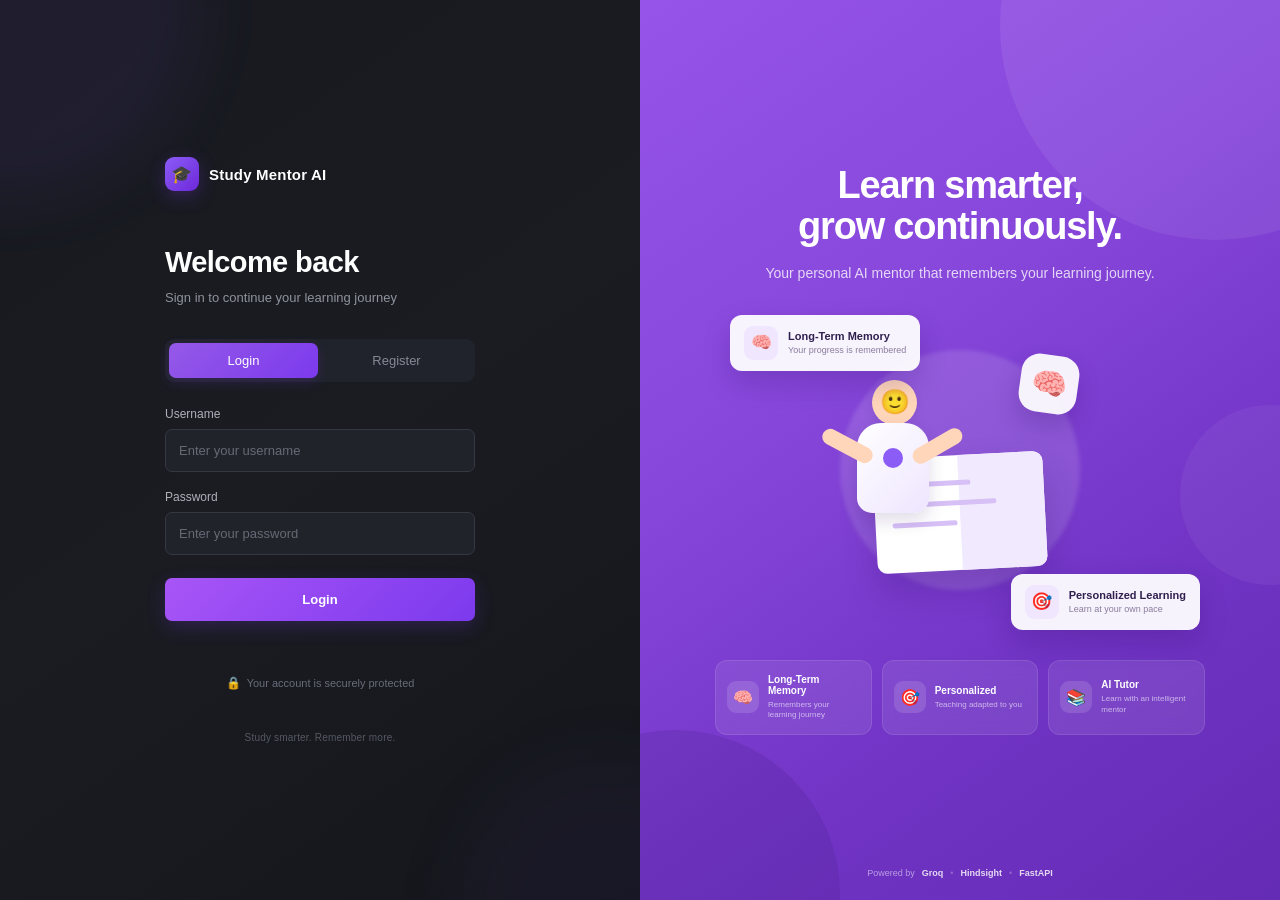
<file: frontend/dashboard.html>
<!DOCTYPE html>
<html lang="en">

<head>

    <meta charset="UTF-8">

    <meta
        name="viewport"
        content="width=device-width, initial-scale=1.0"
    >

    <title>Dashboard | Study Mentor AI</title>

    <link
        rel="stylesheet"
        href="dashboard.css"
    >

</head>


<body>


<!-- =====================================================
     APP
===================================================== -->

<div class="app">


    <!-- =================================================
         SIDEBAR
    ================================================== -->

    <aside class="sidebar" id="sidebar">


        <!-- Logo -->

        <div class="brand">

            <div class="brand-icon">
                🧠
            </div>

            <div class="brand-text">

                <div class="brand-title">
                    Study Mentor
                </div>

                <div class="brand-subtitle">
                    AI Learning Platform
                </div>

            </div>

        </div>


        <!-- Navigation -->

        <nav class="navigation">


            <a
                href="dashboard.html"
                class="nav-item active"
            >

                <span class="nav-icon">
                    📊
                </span>

                <span>
                    Dashboard
                </span>

            </a>


            <a
                href="chat.html"
                class="nav-item"
            >

                <span class="nav-icon">
                    💬
                </span>

                <span>
                    AI Tutor
                </span>

            </a>


            <a
                href="chat.html"
                class="nav-item"
                onclick="openMemoriesFromDashboard(event)"
            >

                <span class="nav-icon">
                    🧠
                </span>

                <span>
                    Memories
                </span>

            </a>


            <a
                href="#progress"
                class="nav-item"
            >

                <span class="nav-icon">
                    📈
                </span>

                <span>
                    Progress
                </span>

            </a>


            <a
                href="profile.html"
                class="nav-item"
            >

                <span class="nav-icon">
                    👤
                </span>

                <span>
                    My Profile
                </span>

            </a>


        </nav>


        <!-- Sidebar bottom -->

        <div class="sidebar-bottom">


            <div class="ai-status">

                <span class="status-dot"></span>

                <div>

                    <strong>
                        AI Mentor Online
                    </strong>

                    <small>
                        Ready to help you
                    </small>

                </div>

            </div>


            <button
                class="logout-sidebar"
                onclick="logout()"
            >

                🚪 Logout

            </button>


        </div>


    </aside>



    <!-- =================================================
         MAIN CONTENT
    ================================================== -->

    <main class="main-content">


        <!-- =============================================
             TOP BAR
        ============================================== -->

        <header class="topbar">


            <button
                class="mobile-menu"
                onclick="toggleSidebar()"
                aria-label="Open menu"
            >
                ☰
            </button>


            <div class="page-heading">

                <span class="page-label">
                    STUDY OVERVIEW
                </span>

                <h1>
                    Dashboard
                </h1>

            </div>


            <div class="topbar-actions">


                <div class="user-badge">

                    <div
                        class="avatar"
                        id="user-avatar"
                    >
                        S
                    </div>

                    <div class="user-info">

                        <strong id="username">
                            Student
                        </strong>

                        <span>
                            Learner
                        </span>

                    </div>

                </div>


                <a
                    href="profile.html"
                    class="profile-button"
                >
                    ⚙️
                </a>


            </div>


        </header>



        <!-- =============================================
             DASHBOARD BODY
        ============================================== -->

        <section class="dashboard-content">


            <!-- =========================================
                 WELCOME CARD
            ========================================== -->

            <section class="welcome-card">


                <div class="welcome-content">

                    <span class="welcome-tag">
                        ✨ PERSONALIZED LEARNING
                    </span>

                    <h2>
                        Welcome back,
                        <span id="welcome-name">
                            Student
                        </span>!
                    </h2>

                    <p id="welcome-message">

                        Your AI study mentor is ready to
                        continue helping you learn.

                    </p>


                    <a
                        href="chat.html"
                        class="start-learning-button"
                    >

                        <span>
                            💬
                        </span>

                        Continue Learning

                        <span>
                            →
                        </span>

                    </a>

                </div>


                <div class="welcome-illustration">

                    <div class="orb orb-one"></div>

                    <div class="orb orb-two"></div>

                    <div class="brain">

                        🧠

                    </div>

                    <div class="floating-card card-one">
                        📚
                    </div>

                    <div class="floating-card card-two">
                        💡
                    </div>

                    <div class="floating-card card-three">
                        🎯
                    </div>

                </div>


            </section>



            <!-- =========================================
                 QUICK STATS
            ========================================== -->

            <section class="stats-grid">


                <div class="stat-card">

                    <div class="stat-icon purple">
                        📚
                    </div>

                    <div class="stat-content">

                        <span>
                            Topics Studied
                        </span>

                        <strong id="topics-count">
                            0
                        </strong>

                    </div>

                    <span class="stat-arrow">
                        →
                    </span>

                </div>



                <div class="stat-card">

                    <div class="stat-icon blue">
                        🎯
                    </div>

                    <div class="stat-content">

                        <span>
                            Study Goals
                        </span>

                        <strong id="goals-count">
                            0
                        </strong>

                    </div>

                    <span class="stat-arrow">
                        →
                    </span>

                </div>



                <div class="stat-card">

                    <div class="stat-icon green">
                        🧠
                    </div>

                    <div class="stat-content">

                        <span>
                            Memories
                        </span>

                        <strong id="memory-count">
                            0
                        </strong>

                    </div>

                    <span class="stat-arrow">
                        →
                    </span>

                </div>



                <div class="stat-card">

                    <div class="stat-icon orange">
                        💬
                    </div>

                    <div class="stat-content">

                        <span>
                            Questions Asked
                        </span>

                        <strong id="question-count">
                            0
                        </strong>

                    </div>

                    <span class="stat-arrow">
                        →
                    </span>

                </div>


            </section>



            <!-- =========================================
                 TWO COLUMN AREA
            ========================================== -->

            <div class="dashboard-grid">


                <!-- =====================================
                     LEFT COLUMN
                ====================================== -->

                <div class="dashboard-left">


                    <!-- =================================
                         CURRENT LEARNING
                    ================================== -->

                    <section class="panel current-learning-panel">


                        <div class="panel-header">

                            <div>

                                <span class="panel-label">
                                    FOCUS
                                </span>

                                <h3>
                                    Current Learning
                                </h3>

                            </div>

                            <span class="panel-icon">
                                🎓
                            </span>

                        </div>


                        <div
                            class="learning-content"
                            id="current-learning-content"
                        >

                            <div class="empty-learning">

                                <div>
                                    📖
                                </div>

                                <h4>
                                    Your learning journey
                                </h4>

                                <p>
                                    Add your current learning
                                    topics in your profile.
                                </p>

                                <a href="profile.html">
                                    Update Profile →
                                </a>

                            </div>

                        </div>


                    </section>



                    <!-- =================================
                         SUBJECT PROGRESS
                    ================================== -->

                    <section
                        class="panel progress-panel"
                        id="progress"
                    >


                        <div class="panel-header">

                            <div>

                                <span class="panel-label">
                                    PROGRESS
                                </span>

                                <h3>
                                    Subject Progress
                                </h3>

                            </div>

                            <span class="panel-icon">
                                📈
                            </span>

                        </div>


                        <div
                            class="subject-list"
                            id="subject-list"
                        >

                            <div class="progress-empty">

                                <span>
                                    📊
                                </span>

                                <p>
                                    Subject progress will appear
                                    here as you learn.
                                </p>

                            </div>

                        </div>


                    </section>



                </div>



                <!-- =====================================
                     RIGHT COLUMN
                ====================================== -->

                <div class="dashboard-right">


                    <!-- =================================
                         PROFILE SNAPSHOT
                    ================================== -->

                    <section class="panel profile-snapshot">


                        <div class="panel-header">

                            <div>

                                <span class="panel-label">
                                    ABOUT YOU
                                </span>

                                <h3>
                                    Learning Profile
                                </h3>

                            </div>

                            <a
                                href="profile.html"
                                class="view-link"
                            >
                                Edit
                            </a>

                        </div>


                        <div class="profile-items">


                            <div class="profile-item">

                                <div class="profile-item-icon">
                                    📚
                                </div>

                                <div>

                                    <span>
                                        Learning Style
                                    </span>

                                    <strong
                                        id="learning-style"
                                    >
                                        Not set
                                    </strong>

                                </div>

                            </div>


                            <div class="profile-item">

                                <div class="profile-item-icon">
                                    🎯
                                </div>

                                <div>

                                    <span>
                                        Career Goal
                                    </span>

                                    <strong
                                        id="career-goal"
                                    >
                                        Not set
                                    </strong>

                                </div>

                            </div>


                            <div class="profile-item">

                                <div class="profile-item-icon">
                                    💻
                                </div>

                                <div>

                                    <span>
                                        Programming Skills
                                    </span>

                                    <strong
                                        id="programming-skills"
                                    >
                                        Not set
                                    </strong>

                                </div>

                            </div>


                        </div>


                    </section>



                    <!-- =================================
                         WEAK AREAS
                    ================================== -->

                    <section class="panel weak-areas-panel">


                        <div class="panel-header">

                            <div>

                                <span class="panel-label">
                                    FOCUS AREAS
                                </span>

                                <h3>
                                    Areas to Improve
                                </h3>

                            </div>

                            <span class="panel-icon">
                                🔍
                            </span>

                        </div>


                        <div
                            class="weak-subjects"
                            id="weak-subjects"
                        >

                            <div class="weak-empty">

                                <span>
                                    🌱
                                </span>

                                <p>
                                    Add your weak subjects in
                                    your profile to get
                                    personalized guidance.
                                </p>

                            </div>

                        </div>


                    </section>



                    <!-- =================================
                         QUICK ACTIONS
                    ================================== -->

                    <section class="panel quick-actions-panel">


                        <div class="panel-header">

                            <div>

                                <span class="panel-label">
                                    QUICK ACTIONS
                                </span>

                                <h3>
                                    Keep Learning
                                </h3>

                            </div>

                        </div>


                        <div class="quick-actions">


                            <a
                                href="chat.html"
                                class="quick-action"
                            >

                                <span class="quick-action-icon">
                                    💬
                                </span>

                                <div>

                                    <strong>
                                        Ask AI Mentor
                                    </strong>

                                    <small>
                                        Get help with any topic
                                    </small>

                                </div>

                                <span>
                                    →
                                </span>

                            </a>


                            <a
                                href="profile.html"
                                class="quick-action"
                            >

                                <span class="quick-action-icon">
                                    👤
                                </span>

                                <div>

                                    <strong>
                                        Update Profile
                                    </strong>

                                    <small>
                                        Improve personalization
                                    </small>

                                </div>

                                <span>
                                    →
                                </span>

                            </a>


                        </div>


                    </section>


                </div>


            </div>



            <!-- =========================================
                 RECENT ACTIVITY
            ========================================== -->

            <section class="panel activity-panel">


                <div class="panel-header">

                    <div>

                        <span class="panel-label">
                            ACTIVITY
                        </span>

                        <h3>
                            Recent Learning Activity
                        </h3>

                    </div>

                    <span class="panel-icon">
                        🕒
                    </span>

                </div>


                <div
                    class="activity-list"
                    id="activity-list"
                >

                    <div class="activity-empty">

                        <div class="activity-empty-icon">
                            📖
                        </div>

                        <div>

                            <strong>
                                Your learning activity will
                                appear here
                            </strong>

                            <p>
                                Start chatting with your AI
                                mentor to build your activity
                                history.
                            </p>

                        </div>

                    </div>

                </div>


            </section>



        </section>


    </main>


</div>



<!-- =====================================================
     OVERLAY FOR MOBILE SIDEBAR
===================================================== -->

<div
    class="sidebar-overlay"
    id="sidebar-overlay"
    onclick="toggleSidebar()"
></div>



<!-- =====================================================
     DASHBOARD JAVASCRIPT
===================================================== -->
<script src="config.js"></script>

<script src="dashboard.js">  
</script>


</body>

</html>
</file>
<file: frontend/dashboard.css>
/* =========================================================
   STUDY MENTOR AI — DASHBOARD
   ========================================================= */


/* =========================================================
   ROOT
   ========================================================= */

:root {

    --primary: #6d5dfc;
    --primary-dark: #5848e8;
    --primary-light: #eeeaff;

    --blue: #3b82f6;
    --blue-light: #eaf3ff;

    --green: #10b981;
    --green-light: #e9fbf4;

    --orange: #f59e0b;
    --orange-light: #fff7e6;

    --background: #f7f8fc;
    --surface: #ffffff;

    --text-primary: #171725;
    --text-secondary: #6f7180;
    --text-muted: #9a9cab;

    --border: #ececf3;

    --shadow:
        0 10px 30px rgba(30, 25, 80, 0.06);

    --shadow-hover:
        0 16px 35px rgba(30, 25, 80, 0.10);

    --sidebar-width: 250px;

    --radius: 18px;

}


/* =========================================================
   RESET
   ========================================================= */

* {

    margin: 0;

    padding: 0;

    box-sizing: border-box;

}


html {

    scroll-behavior: smooth;

}


body {

    font-family:
        Inter,
        -apple-system,
        BlinkMacSystemFont,
        "Segoe UI",
        Roboto,
        Arial,
        sans-serif;

    background:
        var(--background);

    color:
        var(--text-primary);

    min-height: 100vh;

}


a {

    text-decoration: none;

    color: inherit;

}


button {

    font-family: inherit;

}


/* =========================================================
   APP
   ========================================================= */

.app {

    min-height: 100vh;

    display: flex;

}


/* =========================================================
   SIDEBAR
   ========================================================= */

.sidebar {

    width:
        var(--sidebar-width);

    height: 100vh;

    position: fixed;

    left: 0;

    top: 0;

    z-index: 100;

    background:
        #ffffff;

    border-right:
        1px solid var(--border);

    display: flex;

    flex-direction: column;

    padding:
        24px 16px;

}


/* =========================================================
   BRAND
   ========================================================= */

.brand {

    display: flex;

    align-items: center;

    gap: 12px;

    padding:
        4px 8px 28px;

}


.brand-icon {

    width: 42px;

    height: 42px;

    border-radius: 13px;

    background:
        linear-gradient(
            135deg,
            #7c6cff,
            #5746e8
        );

    display: flex;

    align-items: center;

    justify-content: center;

    font-size: 21px;

    box-shadow:
        0 7px 18px rgba(
            109,
            93,
            252,
            0.24
        );

}


.brand-title {

    font-size: 17px;

    font-weight: 750;

    letter-spacing: -0.3px;

}


.brand-subtitle {

    margin-top: 2px;

    font-size: 10px;

    color:
        var(--text-muted);

    letter-spacing: 0.2px;

}


/* =========================================================
   NAVIGATION
   ========================================================= */

.navigation {

    display: flex;

    flex-direction: column;

    gap: 6px;

}


.nav-item {

    height: 48px;

    padding:
        0 13px;

    border-radius: 12px;

    display: flex;

    align-items: center;

    gap: 13px;

    color:
        var(--text-secondary);

    font-size: 14px;

    font-weight: 600;

    transition:
        0.2s ease;

}


.nav-item:hover {

    background:
        #f5f4ff;

    color:
        var(--primary);

    transform:
        translateX(2px);

}


.nav-item.active {

    color:
        var(--primary);

    background:
        var(--primary-light);

}


.nav-icon {

    width: 24px;

    text-align: center;

    font-size: 17px;

}


/* =========================================================
   SIDEBAR BOTTOM
   ========================================================= */

.sidebar-bottom {

    margin-top: auto;

}


.ai-status {

    display: flex;

    align-items: center;

    gap: 10px;

    padding:
        13px;

    margin-bottom: 12px;

    border-radius: 13px;

    background:
        #f8f8fc;

}


.status-dot {

    width: 9px;

    height: 9px;

    flex-shrink: 0;

    border-radius: 50%;

    background:
        var(--green);

    box-shadow:
        0 0 0 4px
        rgba(
            16,
            185,
            129,
            0.10
        );

}


.ai-status strong {

    display: block;

    font-size: 11px;

    font-weight: 700;

}


.ai-status small {

    display: block;

    margin-top: 2px;

    color:
        var(--text-muted);

    font-size: 10px;

}


.logout-sidebar {

    width: 100%;

    height: 43px;

    border: 0;

    border-radius: 11px;

    background:
        #fff1f2;

    color:
        #e11d48;

    cursor: pointer;

    font-weight: 650;

    transition:
        0.2s ease;

}


.logout-sidebar:hover {

    background:
        #ffe4e6;

}


/* =========================================================
   MAIN CONTENT
   ========================================================= */

.main-content {

    width:
        calc(100% - var(--sidebar-width));

    margin-left:
        var(--sidebar-width);

    min-height: 100vh;

}


/* =========================================================
   TOP BAR
   ========================================================= */

.topbar {

    height: 82px;

    padding:
        0 36px;

    display: flex;

    align-items: center;

    justify-content: space-between;

    background:
        rgba(
            247,
            248,
            252,
            0.88
        );

    border-bottom:
        1px solid rgba(
            236,
            236,
            243,
            0.8
        );

    position: sticky;

    top: 0;

    z-index: 50;

    backdrop-filter:
        blur(14px);

}


.page-label {

    display: block;

    color:
        var(--primary);

    font-size: 9px;

    font-weight: 800;

    letter-spacing: 1.4px;

    margin-bottom: 3px;

}


.page-heading h1 {

    font-size: 25px;

    line-height: 1;

    letter-spacing: -0.7px;

}


.topbar-actions {

    display: flex;

    align-items: center;

    gap: 14px;

}


.user-badge {

    display: flex;

    align-items: center;

    gap: 10px;

}


.avatar {

    width: 38px;

    height: 38px;

    border-radius: 12px;

    background:
        linear-gradient(
            135deg,
            #796aff,
            #5543e4
        );

    color:
        white;

    display: flex;

    align-items: center;

    justify-content: center;

    font-size: 14px;

    font-weight: 750;

}


.user-info strong {

    display: block;

    max-width: 130px;

    overflow: hidden;

    text-overflow: ellipsis;

    white-space: nowrap;

    font-size: 12px;

}


.user-info span {

    display: block;

    margin-top: 2px;

    font-size: 10px;

    color:
        var(--text-muted);

}


.profile-button {

    width: 38px;

    height: 38px;

    border-radius: 11px;

    background:
        white;

    border:
        1px solid var(--border);

    display: flex;

    align-items: center;

    justify-content: center;

    font-size: 15px;

    transition:
        0.2s ease;

}


.profile-button:hover {

    border-color:
        #d9d4ff;

    background:
        var(--primary-light);

    transform:
        translateY(-1px);

}


/* =========================================================
   MOBILE MENU
   ========================================================= */

.mobile-menu {

    display: none;

    border: 0;

    background: transparent;

    font-size: 22px;

    cursor: pointer;

}


/* =========================================================
   DASHBOARD CONTENT
   ========================================================= */

.dashboard-content {

    max-width:
        1450px;

    margin:
        0 auto;

    padding:
        30px 36px 60px;

}


/* =========================================================
   WELCOME CARD
   ========================================================= */

.welcome-card {

    min-height: 235px;

    position: relative;

    overflow: hidden;

    border-radius:
        24px;

    padding:
        36px 42px;

    display: flex;

    align-items: center;

    justify-content: space-between;

    background:
        linear-gradient(
            120deg,
            #6352ef 0%,
            #7567f6 55%,
            #8578ff 100%
        );

    color:
        white;

    box-shadow:
        0 18px 45px
        rgba(
            98,
            80,
            239,
            0.22
        );

}


.welcome-card::before {

    content: "";

    position: absolute;

    width: 330px;

    height: 330px;

    border-radius: 50%;

    right: 130px;

    top: -210px;

    background:
        rgba(
            255,
            255,
            255,
            0.07
        );

}


.welcome-card::after {

    content: "";

    position: absolute;

    width: 250px;

    height: 250px;

    border-radius: 50%;

    right: -80px;

    bottom: -140px;

    background:
        rgba(
            255,
            255,
            255,
            0.07
        );

}


.welcome-content {

    position: relative;

    z-index: 2;

    max-width: 600px;

}


.welcome-tag {

    display: inline-block;

    padding:
        6px 10px;

    border-radius: 20px;

    background:
        rgba(
            255,
            255,
            255,
            0.13
        );

    border:
        1px solid
        rgba(
            255,
            255,
            255,
            0.14
        );

    font-size: 9px;

    font-weight: 800;

    letter-spacing: 1px;

}


.welcome-content h2 {

    margin-top: 15px;

    font-size: 32px;

    line-height: 1.15;

    letter-spacing: -1px;

}


.welcome-content p {

    max-width: 570px;

    margin-top: 10px;

    color:
        rgba(
            255,
            255,
            255,
            0.80
        );

    font-size: 13px;

    line-height: 1.6;

}


.start-learning-button {

    display: inline-flex;

    align-items: center;

    gap: 10px;

    margin-top: 21px;

    padding:
        11px 17px;

    border-radius: 11px;

    background:
        white;

    color:
        var(--primary-dark);

    font-size: 12px;

    font-weight: 750;

    box-shadow:
        0 7px 20px
        rgba(
            40,
            30,
            100,
            0.15
        );

    transition:
        0.2s ease;

}


.start-learning-button:hover {

    transform:
        translateY(-2px);

    box-shadow:
        0 10px 25px
        rgba(
            40,
            30,
            100,
            0.20
        );

}


.welcome-illustration {

    width: 300px;

    height: 220px;

    position: relative;

    z-index: 1;

}


.brain {

    position: absolute;

    width: 110px;

    height: 110px;

    border-radius: 30px;

    right: 85px;

    top: 47px;

    display: flex;

    align-items: center;

    justify-content: center;

    font-size: 55px;

    background:
        rgba(
            255,
            255,
            255,
            0.13
        );

    border:
        1px solid
        rgba(
            255,
            255,
            255,
            0.18
        );

    box-shadow:
        0 15px 45px
        rgba(
            40,
            25,
            120,
            0.18
        );

    backdrop-filter:
        blur(8px);

}


.orb {

    position: absolute;

    border-radius: 50%;

    background:
        rgba(
            255,
            255,
            255,
            0.08
        );

}


.orb-one {

    width: 90px;

    height: 90px;

    right: 10px;

    top: 15px;

}


.orb-two {

    width: 55px;

    height: 55px;

    left: 28px;

    bottom: 10px;

}


.floating-card {

    position: absolute;

    width: 42px;

    height: 42px;

    border-radius: 13px;

    display: flex;

    align-items: center;

    justify-content: center;

    background:
        rgba(
            255,
            255,
            255,
            0.15
        );

    border:
        1px solid
        rgba(
            255,
            255,
            255,
            0.18
        );

    backdrop-filter:
        blur(8px);

    font-size: 17px;

}


.card-one {

    top: 30px;

    right: 20px;

    transform:
        rotate(8deg);

}


.card-two {

    left: 45px;

    top: 105px;

    transform:
        rotate(-9deg);

}


.card-three {

    right: 30px;

    bottom: 18px;

    transform:
        rotate(-7deg);

}


/* =========================================================
   STATS GRID
   ========================================================= */

.stats-grid {

    display: grid;

    grid-template-columns:
        repeat(
            4,
            1fr
        );

    gap: 16px;

    margin-top: 20px;

}


.stat-card {

    min-height: 102px;

    padding:
        18px;

    display: flex;

    align-items: center;

    gap: 13px;

    background:
        var(--surface);

    border:
        1px solid var(--border);

    border-radius:
        var(--radius);

    box-shadow:
        var(--shadow);

    transition:
        0.2s ease;

}


.stat-card:hover {

    transform:
        translateY(-3px);

    box-shadow:
        var(--shadow-hover);

}


.stat-icon {

    width: 43px;

    height: 43px;

    flex-shrink: 0;

    border-radius: 13px;

    display: flex;

    align-items: center;

    justify-content: center;

    font-size: 19px;

}


.stat-icon.purple {

    background:
        var(--primary-light);

}


.stat-icon.blue {

    background:
        var(--blue-light);

}


.stat-icon.green {

    background:
        var(--green-light);

}


.stat-icon.orange {

    background:
        var(--orange-light);

}


.stat-content {

    min-width: 0;

    flex: 1;

}


.stat-content span {

    display: block;

    color:
        var(--text-secondary);

    font-size: 10px;

    font-weight: 600;

}


.stat-content strong {

    display: block;

    margin-top: 4px;

    font-size: 23px;

    letter-spacing: -0.6px;

}


.stat-arrow {

    color:
        var(--text-muted);

    font-size: 14px;

}


/* =========================================================
   DASHBOARD GRID
   ========================================================= */

.dashboard-grid {

    display: grid;

    grid-template-columns:
        minmax(0, 1.65fr)
        minmax(300px, 1fr);

    gap: 20px;

    margin-top: 20px;

}


.dashboard-left,
.dashboard-right {

    display: flex;

    flex-direction: column;

    gap: 20px;

}


/* =========================================================
   PANEL
   ========================================================= */

.panel {

    background:
        var(--surface);

    border:
        1px solid var(--border);

    border-radius:
        var(--radius);

    box-shadow:
        var(--shadow);

    padding:
        22px;

}


.panel-header {

    display: flex;

    align-items: flex-start;

    justify-content: space-between;

    gap: 15px;

    margin-bottom: 20px;

}


.panel-label {

    display: block;

    margin-bottom: 4px;

    color:
        var(--primary);

    font-size: 8px;

    font-weight: 800;

    letter-spacing: 1.3px;

}


.panel-header h3 {

    font-size: 17px;

    letter-spacing: -0.3px;

}


.panel-icon {

    width: 34px;

    height: 34px;

    border-radius: 10px;

    display: flex;

    align-items: center;

    justify-content: center;

    background:
        #f6f6fb;

    font-size: 15px;

}


.view-link {

    color:
        var(--primary);

    font-size: 11px;

    font-weight: 700;

}


.view-link:hover {

    text-decoration:
        underline;

}


/* =========================================================
   CURRENT LEARNING
   ========================================================= */

.learning-content {

    min-height: 135px;

}


.empty-learning {

    min-height: 135px;

    padding:
        20px;

    border:
        1px dashed #dddce8;

    border-radius:
        14px;

    background:
        #fbfbfd;

    display: flex;

    flex-direction: column;

    align-items: center;

    justify-content: center;

    text-align: center;

}


.empty-learning > div {

    width: 38px;

    height: 38px;

    border-radius: 11px;

    display: flex;

    align-items: center;

    justify-content: center;

    background:
        var(--primary-light);

    margin-bottom: 8px;

}


.empty-learning h4 {

    font-size: 12px;

}


.empty-learning p {

    max-width: 350px;

    margin-top: 4px;

    color:
        var(--text-secondary);

    font-size: 10px;

    line-height: 1.5;

}


.empty-learning a {

    margin-top: 8px;

    color:
        var(--primary);

    font-size: 10px;

    font-weight: 700;

}


/* =========================================================
   SUBJECT PROGRESS
   ========================================================= */

.subject-list {

    display: flex;

    flex-direction: column;

    gap: 17px;

}


.progress-empty {

    min-height: 110px;

    border:
        1px dashed #dddce8;

    border-radius:
        14px;

    display: flex;

    flex-direction: column;

    align-items: center;

    justify-content: center;

    text-align: center;

    color:
        var(--text-secondary);

}


.progress-empty span {

    font-size: 23px;

    margin-bottom: 6px;

}


.progress-empty p {

    max-width: 320px;

    font-size: 10px;

}


.subject-row {

    display: flex;

    flex-direction: column;

    gap: 7px;

}


.subject-header {

    display: flex;

    align-items: center;

    justify-content: space-between;

}


.subject-name {

    font-size: 11px;

    font-weight: 700;

}


.subject-percent {

    color:
        var(--text-secondary);

    font-size: 10px;

    font-weight: 650;

}


.progress-track {

    height: 7px;

    overflow: hidden;

    border-radius: 20px;

    background:
        #eeeeF5;

}


.progress-bar {

    height: 100%;

    border-radius: inherit;

    background:
        linear-gradient(
            90deg,
            var(--primary),
            #8b7fff
        );

    transition:
        width 0.6s ease;

}


/* =========================================================
   PROFILE SNAPSHOT
   ========================================================= */

.profile-items {

    display: flex;

    flex-direction: column;

    gap: 10px;

}


.profile-item {

    display: flex;

    align-items: center;

    gap: 11px;

    padding:
        11px;

    border-radius:
        12px;

    background:
        #fafafd;

}


.profile-item-icon {

    width: 35px;

    height: 35px;

    flex-shrink: 0;

    border-radius: 10px;

    display: flex;

    align-items: center;

    justify-content: center;

    background:
        var(--primary-light);

    font-size: 15px;

}


.profile-item span {

    display: block;

    color:
        var(--text-muted);

    font-size: 9px;

}


.profile-item strong {

    display: block;

    max-width: 230px;

    overflow: hidden;

    text-overflow: ellipsis;

    white-space: nowrap;

    margin-top: 2px;

    font-size: 11px;

}


/* =========================================================
   WEAK AREAS
   ========================================================= */

.weak-subjects {

    display: flex;

    flex-wrap: wrap;

    gap: 8px;

}


.weak-tag {

    padding:
        8px 11px;

    border-radius: 9px;

    background:
        #fff4f4;

    color:
        #d94a4a;

    font-size: 10px;

    font-weight: 650;

    border:
        1px solid #ffe0e0;

}


.weak-empty {

    width: 100%;

    min-height: 95px;

    display: flex;

    flex-direction: column;

    align-items: center;

    justify-content: center;

    text-align: center;

    border:
        1px dashed #dddce8;

    border-radius:
        14px;

}


.weak-empty span {

    font-size: 22px;

}


.weak-empty p {

    max-width: 260px;

    margin-top: 5px;

    color:
        var(--text-secondary);

    font-size: 10px;

    line-height: 1.5;

}


/* =========================================================
   QUICK ACTIONS
   ========================================================= */

.quick-actions {

    display: flex;

    flex-direction: column;

    gap: 8px;

}


.quick-action {

    min-height: 57px;

    display: flex;

    align-items: center;

    gap: 10px;

    padding:
        9px 10px;

    border-radius:
        12px;

    background:
        #fafafd;

    transition:
        0.2s ease;

}


.quick-action:hover {

    background:
        var(--primary-light);

    transform:
        translateX(2px);

}


.quick-action-icon {

    width: 35px;

    height: 35px;

    flex-shrink: 0;

    display: flex;

    align-items: center;

    justify-content: center;

    border-radius: 10px;

    background:
        white;

    border:
        1px solid var(--border);

}


.quick-action div {

    min-width: 0;

    flex: 1;

}


.quick-action strong {

    display: block;

    font-size: 10px;

}


.quick-action small {

    display: block;

    margin-top: 2px;

    color:
        var(--text-muted);

    font-size: 9px;

}


.quick-action > span:last-child {

    color:
        var(--text-muted);

    font-size: 13px;

}


/* =========================================================
   ACTIVITY
   ========================================================= */

.activity-panel {

    margin-top: 20px;

}


.activity-list {

    display: flex;

    flex-direction: column;

}


.activity-empty {

    min-height: 90px;

    display: flex;

    align-items: center;

    gap: 13px;

    padding:
        15px;

    border-radius:
        13px;

    background:
        #fafafd;

}


.activity-empty-icon {

    width: 43px;

    height: 43px;

    flex-shrink: 0;

    border-radius: 12px;

    display: flex;

    align-items: center;

    justify-content: center;

    background:
        var(--primary-light);

    font-size: 18px;

}


.activity-empty strong {

    display: block;

    font-size: 11px;

}


.activity-empty p {

    margin-top: 3px;

    color:
        var(--text-secondary);

    font-size: 10px;

    line-height: 1.5;

}


/* =========================================================
   REAL ACTIVITY ITEM
   ========================================================= */

.activity-item {

    display: flex;

    align-items: center;

    gap: 12px;

    padding:
        12px 4px;

    border-bottom:
        1px solid var(--border);

}


.activity-item:last-child {

    border-bottom: 0;

}


.activity-icon {

    width: 36px;

    height: 36px;

    border-radius: 10px;

    display: flex;

    align-items: center;

    justify-content: center;

    background:
        var(--primary-light);

}


.activity-content {

    flex: 1;

    min-width: 0;

}


.activity-content strong {

    display: block;

    font-size: 11px;

}


.activity-content span {

    display: block;

    margin-top: 3px;

    color:
        var(--text-muted);

    font-size: 9px;

}


/* =========================================================
   SIDEBAR OVERLAY
   ========================================================= */

.sidebar-overlay {

    display: none;

}


/* =========================================================
   RESPONSIVE — LARGE TABLET
   ========================================================= */

@media (max-width: 1100px) {


    .stats-grid {

        grid-template-columns:
            repeat(
                2,
                1fr
            );

    }


    .dashboard-grid {

        grid-template-columns:
            1fr;

    }


    .dashboard-right {

        display: grid;

        grid-template-columns:
            repeat(
                2,
                1fr
            );

        align-items: start;

    }


    .quick-actions-panel {

        grid-column:
            span 2;

    }

}


/* =========================================================
   RESPONSIVE — TABLET
   ========================================================= */

@media (max-width: 800px) {


    :root {

        --sidebar-width: 0px;

    }


    .sidebar {

        width: 250px;

        transform:
            translateX(-100%);

        transition:
            transform 0.25s ease;

        box-shadow:
            15px 0 40px
            rgba(
                20,
                20,
                50,
                0.12
            );

    }


    .sidebar.mobile-open {

        transform:
            translateX(0);

    }


    .main-content {

        width: 100%;

        margin-left: 0;

    }


    .mobile-menu {

        display: block;

        margin-right: 13px;

    }


    .topbar {

        padding:
            0 20px;

    }


    .page-heading {

        display: flex;

        flex-direction: column;

        justify-content: center;

    }


    .dashboard-content {

        padding:
            24px 20px 50px;

    }


    .sidebar-overlay.show {

        display: block;

        position: fixed;

        inset: 0;

        z-index: 90;

        background:
            rgba(
                10,
                10,
                25,
                0.35
            );

        backdrop-filter:
            blur(2px);

    }


    .welcome-card {

        padding:
            30px;

    }


    .welcome-illustration {

        width: 220px;

        transform:
            scale(0.85);

        transform-origin:
            center right;

    }

}


/* =========================================================
   RESPONSIVE — MOBILE
   ========================================================= */

@media (max-width: 600px) {


    .topbar {

        height: 72px;

        padding:
            0 15px;

    }


    .page-heading h1 {

        font-size: 21px;

    }


    .page-label {

        font-size: 8px;

    }


    .user-info {

        display: none;

    }


    .profile-button {

        width: 36px;

        height: 36px;

    }


    .avatar {

        width: 36px;

        height: 36px;

    }


    .dashboard-content {

        padding:
            18px 14px 40px;

    }


    .welcome-card {

        min-height: 290px;

        padding:
            25px;

        align-items:
            flex-start;

    }


    .welcome-content {

        max-width:
            100%;

    }


    .welcome-content h2 {

        font-size: 26px;

    }


    .welcome-content p {

        font-size: 11px;

    }


    .welcome-illustration {

        position: absolute;

        width: 180px;

        height: 150px;

        right: -5px;

        bottom: -10px;

        opacity:
            0.85;

        transform:
            scale(0.72);

    }


    .stats-grid {

        grid-template-columns:
            1fr 1fr;

        gap: 10px;

    }


    .stat-card {

        min-height: 90px;

        padding:
            13px;

        gap: 9px;

    }


    .stat-icon {

        width: 36px;

        height: 36px;

        border-radius: 10px;

        font-size: 15px;

    }


    .stat-content strong {

        font-size: 19px;

    }


    .stat-content span {

        font-size: 9px;

    }


    .stat-arrow {

        display: none;

    }


    .dashboard-grid {

        margin-top: 14px;

        gap: 14px;

    }


    .dashboard-left,
    .dashboard-right {

        gap: 14px;

    }


    .dashboard-right {

        display: flex;

    }


    .quick-actions-panel {

        grid-column:
            auto;

    }


    .panel {

        padding:
            17px;

        border-radius:
            15px;

    }


    .panel-header {

        margin-bottom: 15px;

    }


    .panel-header h3 {

        font-size: 15px;

    }


    .activity-panel {

        margin-top: 14px;

    }


    .activity-empty {

        align-items:
            flex-start;

    }

}


/* =========================================================
   RESPONSIVE — SMALL MOBILE
   ========================================================= */

@media (max-width: 390px) {


    .stats-grid {

        grid-template-columns:
            1fr;

    }


    .welcome-content h2 {

        font-size: 23px;

    }


    .start-learning-button {

        font-size: 10px;

        padding:
            10px 13px;

    }

}
</file>
<file: frontend/login.css>
/* =========================================================
   STUDY MENTOR AI
   LOGIN PAGE
   ========================================================= */


/* =========================================================
   GLOBAL RESET
   ========================================================= */

* {
    margin: 0;
    padding: 0;
    box-sizing: border-box;
}


html,
body {
    width: 100%;
    min-height: 100%;
}


body {
    min-height: 100vh;

    font-family:
        "Segoe UI",
        Arial,
        Helvetica,
        sans-serif;

    background: #0d0f14;

    color: #ffffff;

    overflow-x: hidden;
}


/* =========================================================
   MAIN CONTAINER
   ========================================================= */

.auth-container {
    width: 100%;
    min-height: 100vh;

    display: flex;

    background: #17191f;
}


/* =========================================================
   LEFT LOGIN PANEL
   ========================================================= */

.login-panel {
    width: 50%;
    min-height: 100vh;

    display: flex;
    align-items: center;
    justify-content: center;

    background:
        linear-gradient(
            145deg,
            #17191f 0%,
            #1a1c22 50%,
            #14161b 100%
        );

    position: relative;

    overflow: hidden;
}


/* subtle background glow */

.login-panel::before {
    content: "";

    position: absolute;

    width: 380px;
    height: 380px;

    border-radius: 50%;

    background: rgba(139, 92, 246, 0.07);

    top: -180px;
    left: -180px;

    filter: blur(30px);
}


.login-panel::after {
    content: "";

    position: absolute;

    width: 300px;
    height: 300px;

    border-radius: 50%;

    background: rgba(124, 58, 237, 0.05);

    bottom: -160px;
    right: -120px;

    filter: blur(35px);
}


/* =========================================================
   LOGIN CONTENT
   ========================================================= */

.login-content {
    width: 100%;
    max-width: 390px;

    padding: 40px;

    position: relative;
    z-index: 2;
}


/* =========================================================
   BRAND
   ========================================================= */

.brand-small {
    display: flex;

    align-items: center;

    gap: 10px;

    margin-bottom: 55px;

    color: #ffffff;

    font-size: 15px;

    font-weight: 600;

    letter-spacing: 0.2px;
}


.brand-icon {
    width: 34px;
    height: 34px;

    display: flex;

    align-items: center;
    justify-content: center;

    border-radius: 9px;

    background:
        linear-gradient(
            135deg,
            #8b5cf6,
            #6d28d9
        );

    font-size: 17px;

    box-shadow:
        0 5px 18px rgba(124, 58, 237, 0.28);
}


/* =========================================================
   LOGIN HEADING
   ========================================================= */

.login-heading {
    margin-bottom: 30px;
}


.login-heading h1 {
    margin: 0 0 9px;

    color: #ffffff;

    font-size: 29px;

    font-weight: 600;

    letter-spacing: -0.6px;
}


.login-heading p {
    margin: 0;

    color: #8f939d;

    font-size: 13px;

    line-height: 1.6;
}


/* =========================================================
   LOGIN / REGISTER TABS
   ========================================================= */

.auth-tabs {
    display: grid;

    grid-template-columns: 1fr 1fr;

    gap: 4px;

    padding: 4px;

    margin-bottom: 25px;

    border-radius: 9px;

    background: #20232b;
}


.tab {
    width: 100%;

    padding: 10px 12px;

    border: none;

    border-radius: 7px;

    background: transparent;

    color: #858995;

    font-family: inherit;

    font-size: 13px;

    font-weight: 500;

    cursor: pointer;

    transition:
        background 0.2s ease,
        color 0.2s ease;
}


.tab:hover {
    color: #ffffff;

    background: #292c35;
}


.tab.active {
    color: #ffffff;

    background:
        linear-gradient(
            135deg,
            #9559e8,
            #7c3aed
        );

    box-shadow:
        0 4px 12px rgba(124, 58, 237, 0.2);
}


/* =========================================================
   FORM GROUP
   ========================================================= */

.form-group {
    margin-bottom: 18px;
}


.form-group label {
    display: block;

    margin-bottom: 8px;

    color: #aeb1ba;

    font-size: 12px;

    font-weight: 500;
}


/* =========================================================
   INPUT
   ========================================================= */

.form-group input {
    width: 100%;

    height: 43px;

    padding: 0 13px;

    border: 1px solid #353842;

    border-radius: 7px;

    outline: none;

    background: #20232a;

    color: #ffffff;

    font-family: inherit;

    font-size: 13px;

    transition:
        border-color 0.2s ease,
        background 0.2s ease,
        box-shadow 0.2s ease;
}


.form-group input::placeholder {
    color: #666a75;
}


.form-group input:hover {
    border-color: #454955;
}


.form-group input:focus {
    border-color: #8b5cf6;

    background: #23262e;

    box-shadow:
        0 0 0 3px rgba(139, 92, 246, 0.10);
}


/* =========================================================
   MAIN BUTTON
   ========================================================= */

.main-button {
    width: 100%;

    height: 43px;

    margin-top: 5px;

    border: none;

    border-radius: 7px;

    background:
        linear-gradient(
            135deg,
            #a855f7,
            #7c3aed
        );

    color: #ffffff;

    font-family: inherit;

    font-size: 13px;

    font-weight: 600;

    cursor: pointer;

    box-shadow:
        0 6px 18px rgba(124, 58, 237, 0.22);

    transition:
        transform 0.2s ease,
        box-shadow 0.2s ease,
        opacity 0.2s ease;
}


.main-button:hover {
    transform: translateY(-1px);

    box-shadow:
        0 9px 22px rgba(124, 58, 237, 0.30);
}


.main-button:active {
    transform: translateY(0);
}


.main-button:disabled {
    opacity: 0.55;

    cursor: not-allowed;

    transform: none;
}


/* =========================================================
   MESSAGE
   ========================================================= */

.message {
    min-height: 18px;

    margin-top: 13px;

    color: #fca5a5;

    text-align: center;

    font-size: 12px;

    line-height: 1.5;
}


/* =========================================================
   SECURITY
   ========================================================= */

.security-info {
    display: flex;

    align-items: center;
    justify-content: center;

    gap: 6px;

    margin-top: 24px;

    color: #686d78;

    font-size: 11px;
}


.security-info span:first-child {
    font-size: 12px;
}


/* =========================================================
   LOGIN FOOTER
   ========================================================= */

.login-footer {
    margin-top: 42px;

    text-align: center;

    color: #555963;

    font-size: 10px;

    letter-spacing: 0.2px;
}


/* =========================================================
   RIGHT VISUAL PANEL
   ========================================================= */

.visual-panel {
    width: 50%;
    min-height: 100vh;

    position: relative;

    display: flex;

    flex-direction: column;

    justify-content: center;

    align-items: center;

    overflow: hidden;

    background:
        linear-gradient(
            145deg,
            #9654e8 0%,
            #8848dc 35%,
            #7134c5 70%,
            #642bb4 100%
        );
}


/* =========================================================
   PURPLE BACKGROUND CIRCLES
   ========================================================= */

.purple-circle {
    position: absolute;

    border-radius: 50%;

    background: rgba(255, 255, 255, 0.07);

    pointer-events: none;
}


.circle-one {
    width: 430px;
    height: 430px;

    top: -190px;
    right: -150px;
}


.circle-two {
    width: 330px;
    height: 330px;

    bottom: -160px;
    left: -130px;

    background: rgba(40, 10, 90, 0.12);
}


.circle-three {
    width: 180px;
    height: 180px;

    top: 45%;
    right: -80px;

    background: rgba(255, 255, 255, 0.05);
}


/* =========================================================
   VISUAL CONTENT
   ========================================================= */

.visual-content {
    width: 100%;

    max-width: 600px;

    padding: 55px;

    position: relative;

    z-index: 3;
}


/* =========================================================
   VISUAL HEADING
   ========================================================= */

.visual-heading {
    text-align: center;

    margin-bottom: 20px;
}


.visual-heading h2 {
    margin: 0;

    color: #ffffff;

    font-size: 38px;

    line-height: 1.08;

    font-weight: 700;

    letter-spacing: -1.2px;
}


.visual-heading p {
    max-width: 390px;

    margin: 15px auto 0;

    color: rgba(255, 255, 255, 0.78);

    font-size: 14px;

    line-height: 1.6;
}


/* =========================================================
   ILLUSTRATION AREA
   ========================================================= */

.illustration {
    height: 330px;

    position: relative;

    display: flex;

    align-items: center;

    justify-content: center;

    margin: 5px 0 25px;
}


/* =========================================================
   ILLUSTRATION GLOW
   ========================================================= */

.illustration-glow {
    position: absolute;

    width: 240px;
    height: 240px;

    border-radius: 50%;

    background: rgba(255, 255, 255, 0.13);

    filter: blur(2px);
}


/* =========================================================
   MAIN ILLUSTRATION
   ========================================================= */

.student-illustration {
    width: 300px;
    height: 250px;

    position: relative;

    display: flex;

    justify-content: center;

    align-items: center;
}


/* =========================================================
   AI BRAIN
   ========================================================= */

.ai-brain {
    position: absolute;

    top: 10px;
    right: 32px;

    width: 58px;
    height: 58px;

    display: flex;

    align-items: center;
    justify-content: center;

    border-radius: 18px;

    background: rgba(255, 255, 255, 0.93);

    font-size: 29px;

    transform: rotate(8deg);

    box-shadow:
        0 12px 25px rgba(45, 12, 90, 0.20);

    z-index: 6;
}


/* =========================================================
   BOOK
   ========================================================= */

.book {
    position: absolute;

    width: 170px;
    height: 115px;

    bottom: 25px;
    left: 65px;

    background: #ffffff;

    border-radius: 10px;

    transform: rotate(-3deg);

    box-shadow:
        0 18px 35px rgba(45, 12, 90, 0.20);

    z-index: 2;
}


.book-page {
    position: absolute;

    width: 50%;

    height: 100%;

    right: 0;

    background: #f1eafe;

    border-radius: 0 10px 10px 0;
}


.book-line {
    position: absolute;

    height: 5px;

    border-radius: 5px;

    background: #d7c0f6;

    left: 17px;
}


.line-one {
    width: 80px;
    top: 25px;
}


.line-two {
    width: 105px;
    top: 45px;
}


.line-three {
    width: 65px;
    top: 65px;
}


/* =========================================================
   STUDENT
   ========================================================= */

.student {
    position: absolute;

    width: 125px;
    height: 180px;

    bottom: 35px;
    left: 22px;

    z-index: 5;
}


/* Head */

.student-head {
    position: absolute;

    width: 45px;
    height: 45px;

    top: 0;
    left: 40px;

    display: flex;

    align-items: center;
    justify-content: center;

    border-radius: 50%;

    background: #ffd6ba;

    font-size: 24px;

    box-shadow:
        0 5px 10px rgba(50, 15, 90, 0.10);
}


/* Body */

.student-body {
    position: absolute;

    width: 72px;
    height: 90px;

    top: 43px;
    left: 25px;

    border-radius: 24px 24px 15px 15px;

    background:
        linear-gradient(
            135deg,
            #ffffff,
            #eee5ff
        );

    box-shadow:
        0 8px 18px rgba(45, 12, 90, 0.14);
}


/* Body detail */

.student-body span {
    position: absolute;

    width: 20px;
    height: 20px;

    border-radius: 50%;

    background: #8b5cf6;

    top: 25px;
    left: 26px;
}


/* Arms */

.student-arm {
    position: absolute;

    width: 55px;
    height: 16px;

    border-radius: 15px;

    background: #ffd6ba;

    top: 58px;
}


.arm-left {
    left: -12px;

    transform: rotate(28deg);
}


.arm-right {
    right: -8px;

    transform: rotate(-30deg);
}


/* =========================================================
   FLOATING CARDS
   ========================================================= */

.floating-card {
    position: absolute;

    display: flex;

    align-items: center;

    gap: 10px;

    padding: 11px 14px;

    border-radius: 12px;

    background: rgba(255, 255, 255, 0.94);

    color: #30204e;

    box-shadow:
        0 12px 28px rgba(45, 12, 90, 0.20);

    z-index: 10;
}


.floating-card strong {
    display: block;

    font-size: 11px;

    font-weight: 700;
}


.floating-card small {
    display: block;

    margin-top: 3px;

    color: #8a7c9e;

    font-size: 9px;
}


.floating-icon,
.progress-icon {
    width: 34px;
    height: 34px;

    flex-shrink: 0;

    display: flex;

    align-items: center;
    justify-content: center;

    border-radius: 9px;

    background: #f0e7ff;

    font-size: 17px;
}


.memory-card {
    top: 10px;
    left: 15px;
}


.progress-card {
    right: 5px;
    bottom: 5px;
}


/* =========================================================
   VISUAL FEATURES
   ========================================================= */

.visual-features {
    display: grid;

    grid-template-columns:
        repeat(3, 1fr);

    gap: 10px;

    margin-top: 5px;
}


.visual-feature {
    min-height: 75px;

    display: flex;

    align-items: center;

    gap: 9px;

    padding: 11px;

    border-radius: 12px;

    background: rgba(255, 255, 255, 0.09);

    border: 1px solid rgba(255, 255, 255, 0.10);

    backdrop-filter: blur(8px);
}


.visual-feature > span {
    width: 32px;
    height: 32px;

    flex-shrink: 0;

    display: flex;

    align-items: center;
    justify-content: center;

    border-radius: 9px;

    background: rgba(255, 255, 255, 0.13);

    font-size: 16px;
}


.visual-feature strong {
    display: block;

    color: #ffffff;

    font-size: 10px;

    font-weight: 600;
}


.visual-feature small {
    display: block;

    margin-top: 4px;

    color: rgba(255, 255, 255, 0.62);

    font-size: 8px;

    line-height: 1.3;
}


/* =========================================================
   VISUAL FOOTER
   ========================================================= */

.visual-footer {
    position: absolute;

    bottom: 22px;

    left: 0;
    right: 0;

    display: flex;

    align-items: center;
    justify-content: center;

    gap: 7px;

    color: rgba(255, 255, 255, 0.52);

    font-size: 9px;

    z-index: 5;
}


.visual-footer .technology {
    color: rgba(255, 255, 255, 0.82);

    font-weight: 600;
}


.visual-footer .dot {
    opacity: 0.5;
}


/* =========================================================
   TABLET
   ========================================================= */

@media (max-width: 900px) {

    .login-panel,
    .visual-panel {
        width: 50%;
    }


    .login-content {
        max-width: 360px;

        padding: 30px;
    }


    .brand-small {
        margin-bottom: 40px;
    }


    .login-heading h1 {
        font-size: 25px;
    }


    .visual-content {
        padding: 35px;
    }


    .visual-heading h2 {
        font-size: 30px;
    }


    .illustration {
        height: 290px;
    }


    .student-illustration {
        transform: scale(0.88);
    }


    .floating-card {
        transform: scale(0.88);
    }


    .memory-card {
        left: 0;
    }


    .progress-card {
        right: 0;
    }


    .visual-features {
        gap: 7px;
    }
}


/* =========================================================
   MOBILE
   ========================================================= */

@media (max-width: 700px) {

    body {
        overflow-y: auto;
    }


    .auth-container {
        min-height: 100vh;

        flex-direction: column;
    }


    .login-panel {
        width: 100%;

        min-height: auto;

        order: 1;
    }


    .visual-panel {
        width: 100%;

        min-height: 600px;

        order: 2;
    }


    .login-content {
        max-width: 430px;

        padding: 45px 28px;
    }


    .brand-small {
        margin-bottom: 45px;
    }


    .visual-content {
        padding: 45px 25px;
    }


    .visual-heading h2 {
        font-size: 32px;
    }


    .visual-heading p {
        font-size: 13px;
    }


    .illustration {
        height: 300px;
    }
}


/* =========================================================
   SMALL MOBILE
   ========================================================= */

@media (max-width: 420px) {

    .login-content {
        padding: 35px 22px;
    }


    .brand-small {
        margin-bottom: 38px;
    }


    .login-heading h1 {
        font-size: 24px;
    }


    .login-heading p {
        font-size: 12px;
    }


    .visual-panel {
        min-height: 560px;
    }


    .visual-content {
        padding: 35px 18px;
    }


    .visual-heading h2 {
        font-size: 27px;
    }


    .visual-heading p {
        font-size: 12px;

        max-width: 300px;
    }


    .illustration {
        height: 275px;
    }


    .student-illustration {
        transform: scale(0.78);
    }


    .floating-card {
        transform: scale(0.72);
    }


    .memory-card {
        left: -25px;
    }


    .progress-card {
        right: -25px;
    }


    .visual-features {
        grid-template-columns: 1fr;
    }


    .visual-feature {
        min-height: 55px;
    }


    .visual-footer {
        bottom: 12px;

        font-size: 8px;
    }
}
</file>
<file: frontend/profile.css>
/* ==================================================
   RESET
================================================== */

* {
    box-sizing: border-box;
}


/* ==================================================
   BODY
================================================== */

body {

    margin: 0;

    min-height: 100vh;

    font-family:
        Arial,
        Helvetica,
        sans-serif;

    background:
        linear-gradient(
            135deg,
            #eef2ff,
            #f8fafc
        );

    color:
        #1f2937;
}


/* ==================================================
   MAIN PAGE
================================================== */

.page {

    width: 95%;

    max-width: 1100px;

    min-height: 92vh;

    margin:
        4vh auto;

    background:
        white;

    border-radius:
        18px;

    box-shadow:
        0 10px 35px
        rgba(0, 0, 0, 0.12);

    overflow:
        hidden;
}


/* ==================================================
   HEADER
================================================== */

.header {

    min-height:
        75px;

    padding:
        15px 22px;

    background:
        linear-gradient(
            135deg,
            #4f46e5,
            #7c3aed
        );

    color:
        white;

    display:
        flex;

    justify-content:
        space-between;

    align-items:
        center;

    gap:
        20px;
}


/* ==================================================
   BRAND
================================================== */

.brand {

    display:
        flex;

    align-items:
        center;

    gap:
        12px;
}


.logo {

    width:
        45px;

    height:
        45px;

    border-radius:
        50%;

    display:
        flex;

    justify-content:
        center;

    align-items:
        center;

    background:
        rgba(255, 255, 255, 0.18);

    font-size:
        23px;
}


/* ==================================================
   HEADER TEXT
================================================== */

.header h1 {

    margin:
        0;

    font-size:
        22px;
}


.header p {

    margin:
        3px 0 0;

    font-size:
        13px;

    opacity:
        0.85;
}


/* ==================================================
   HEADER BUTTONS
================================================== */

.header-buttons {

    display:
        flex;

    gap:
        8px;
}


.header-button {

    border:
        none;

    background:
        rgba(255, 255, 255, 0.16);

    color:
        white;

    padding:
        9px 14px;

    border-radius:
        9px;

    cursor:
        pointer;

    font-size:
        14px;

    transition:
        0.2s ease;
}


.header-button:hover {

    background:
        rgba(255, 255, 255, 0.28);

    transform:
        translateY(-1px);
}


/* ==================================================
   CONTENT
================================================== */

.content {

    padding:
        28px;
}


/* ==================================================
   PROFILE HEADING
================================================== */

.profile-heading {

    display:
        flex;

    justify-content:
        space-between;

    align-items:
        flex-start;

    gap:
        20px;

    margin-bottom:
        22px;
}


.profile-heading h2 {

    margin:
        0 0 7px;

    color:
        #312e81;
}


.profile-heading p {

    margin:
        0;

    color:
        #6b7280;

    line-height:
        1.5;
}


/* ==================================================
   USERNAME BADGE
================================================== */

.username-badge {

    padding:
        9px 14px;

    border-radius:
        20px;

    background:
        #eef2ff;

    color:
        #4338ca;

    font-weight:
        600;

    white-space:
        nowrap;
}


/* ==================================================
   MESSAGE
================================================== */

.message {

    display:
        none;

    padding:
        12px 14px;

    border-radius:
        9px;

    margin-bottom:
        18px;

    font-size:
        14px;
}


.message.success {

    display:
        block;

    background:
        #ecfdf5;

    color:
        #047857;

    border:
        1px solid #a7f3d0;
}


.message.error {

    display:
        block;

    background:
        #fef2f2;

    color:
        #b91c1c;

    border:
        1px solid #fecaca;
}


/* ==================================================
   FORM GRID
================================================== */

.form-grid {

    display:
        grid;

    grid-template-columns:
        1fr 1fr;

    gap:
        18px;
}


/* ==================================================
   FORM FIELD
================================================== */

.field {

    display:
        flex;

    flex-direction:
        column;
}


.field.full {

    grid-column:
        1 / -1;
}


/* ==================================================
   LABEL
================================================== */

.field label {

    margin-bottom:
        7px;

    font-weight:
        700;

    color:
        #374151;
}


/* ==================================================
   INPUTS
================================================== */

.field input,
.field textarea,
.field select {

    width:
        100%;

    border:
        1px solid #d1d5db;

    border-radius:
        10px;

    padding:
        12px 13px;

    outline:
        none;

    font-family:
        Arial,
        Helvetica,
        sans-serif;

    font-size:
        14px;

    background:
        white;

    color:
        #1f2937;

    transition:
        0.2s ease;
}


/* ==================================================
   INPUT FOCUS
================================================== */

.field input:focus,
.field textarea:focus,
.field select:focus {

    border-color:
        #6366f1;

    box-shadow:
        0 0 0 3px
        rgba(99, 102, 241, 0.12);
}


/* ==================================================
   TEXTAREA
================================================== */

.field textarea {

    min-height:
        105px;

    resize:
        vertical;

    line-height:
        1.5;
}


/* ==================================================
   FIELD DESCRIPTION
================================================== */

.field small {

    margin-top:
        5px;

    color:
        #6b7280;

    font-size:
        12px;
}


/* ==================================================
   ACTIONS
================================================== */

.actions {

    margin-top:
        25px;

    padding-top:
        20px;

    border-top:
        1px solid #e5e7eb;

    display:
        flex;

    justify-content:
        space-between;

    gap:
        12px;
}


/* ==================================================
   ACTION BUTTONS
================================================== */

.secondary-button,
.save-button {

    border:
        none;

    padding:
        12px 18px;

    border-radius:
        10px;

    cursor:
        pointer;

    font-size:
        14px;

    font-weight:
        600;

    transition:
        0.2s ease;
}


/* ==================================================
   BACK BUTTON
================================================== */

.secondary-button {

    background:
        #f3f4f6;

    color:
        #374151;
}


/* ==================================================
   SAVE BUTTON
================================================== */

.save-button {

    background:
        linear-gradient(
            135deg,
            #4f46e5,
            #7c3aed
        );

    color:
        white;
}


/* ==================================================
   BUTTON HOVER
================================================== */

.secondary-button:hover,
.save-button:hover {

    transform:
        translateY(-1px);
}


/* ==================================================
   DISABLED SAVE BUTTON
================================================== */

.save-button:disabled {

    opacity:
        0.7;

    cursor:
        wait;

    transform:
        none;
}


/* ==================================================
   MOBILE RESPONSIVE
================================================== */

@media (max-width: 700px) {


    .page {

        width:
            100%;

        min-height:
            100vh;

        margin:
            0;

        border-radius:
            0;
    }


    /* HEADER */

    .header {

        padding:
            12px 15px;
    }


    .header h1 {

        font-size:
            18px;
    }


    /* CONTENT */

    .content {

        padding:
            20px 15px;
    }


    /* PROFILE HEADING */

    .profile-heading {

        flex-direction:
            column;
    }


    /* FORM */

    .form-grid {

        grid-template-columns:
            1fr;
    }


    .field.full {

        grid-column:
            auto;
    }


    /* ACTION BUTTONS */

    .actions {

        flex-direction:
            column-reverse;
    }


    .secondary-button,
    .save-button {

        width:
            100%;
    }

}
</file>
